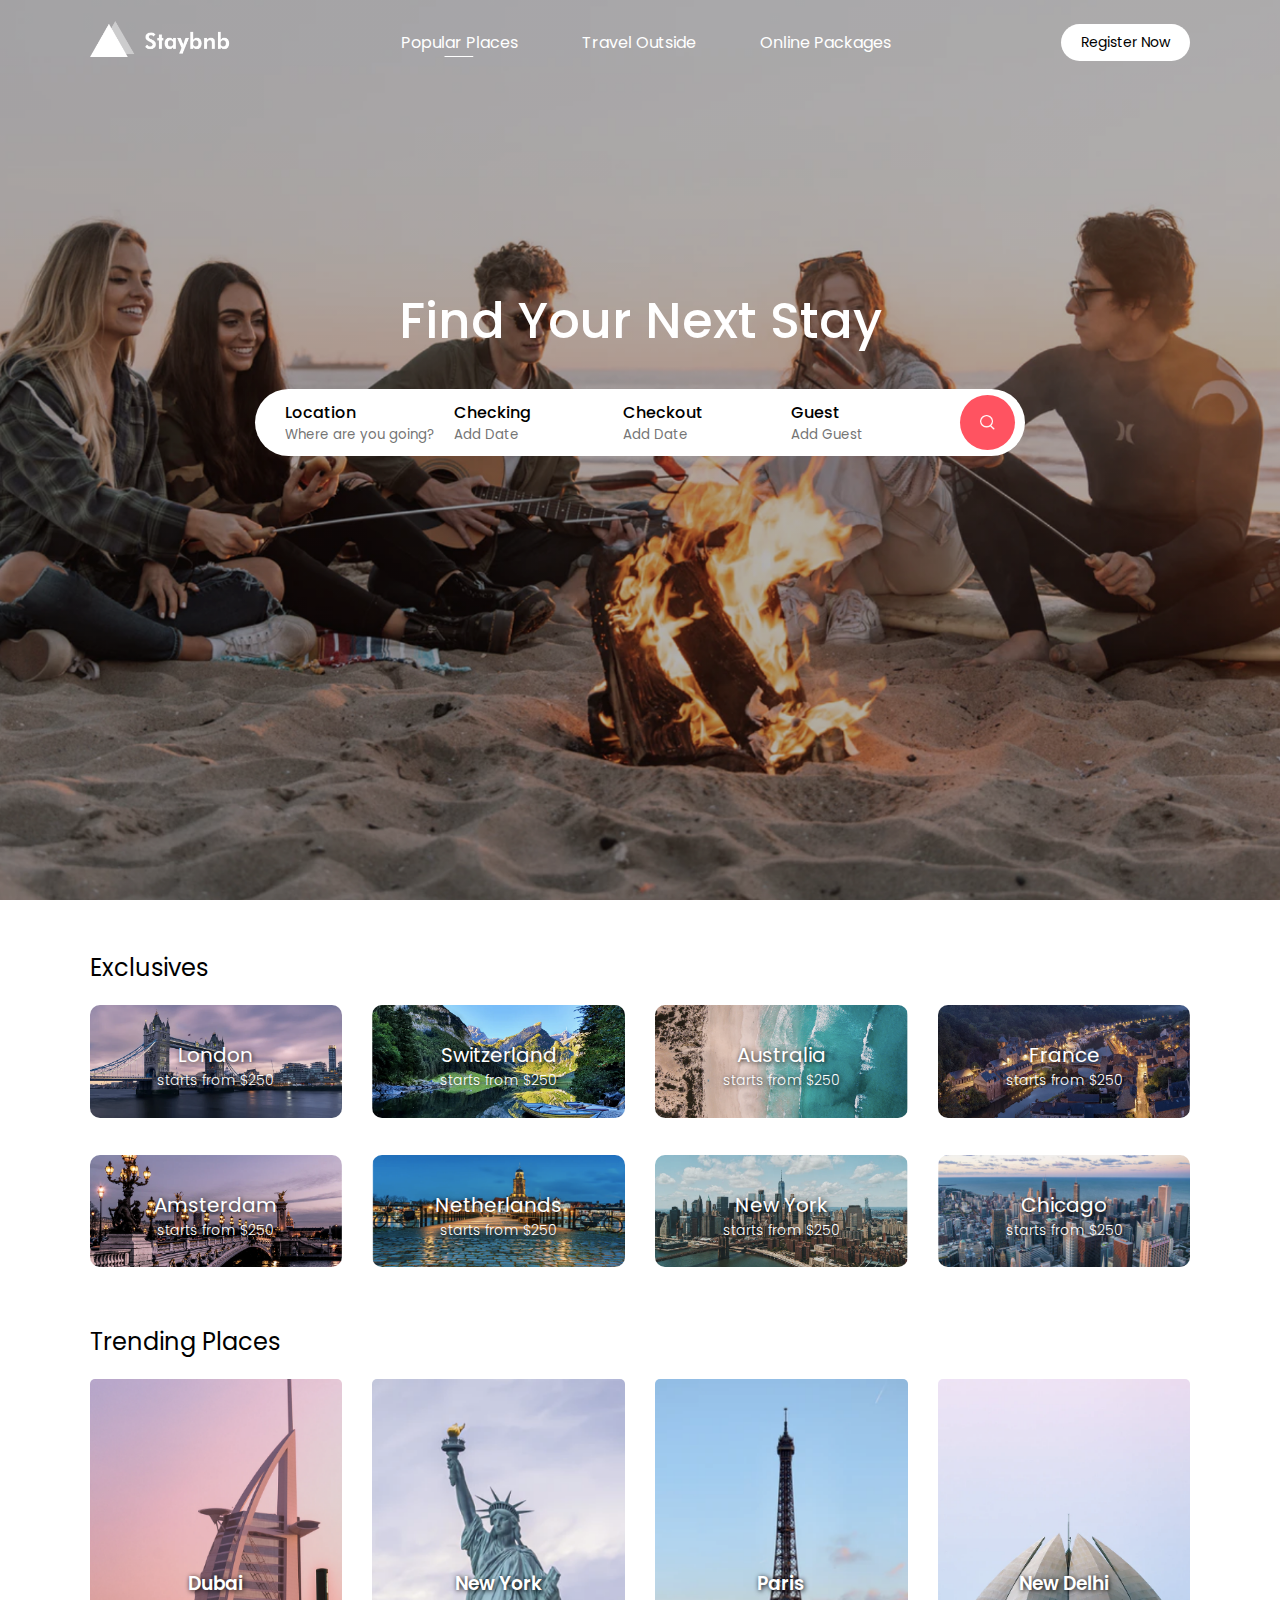
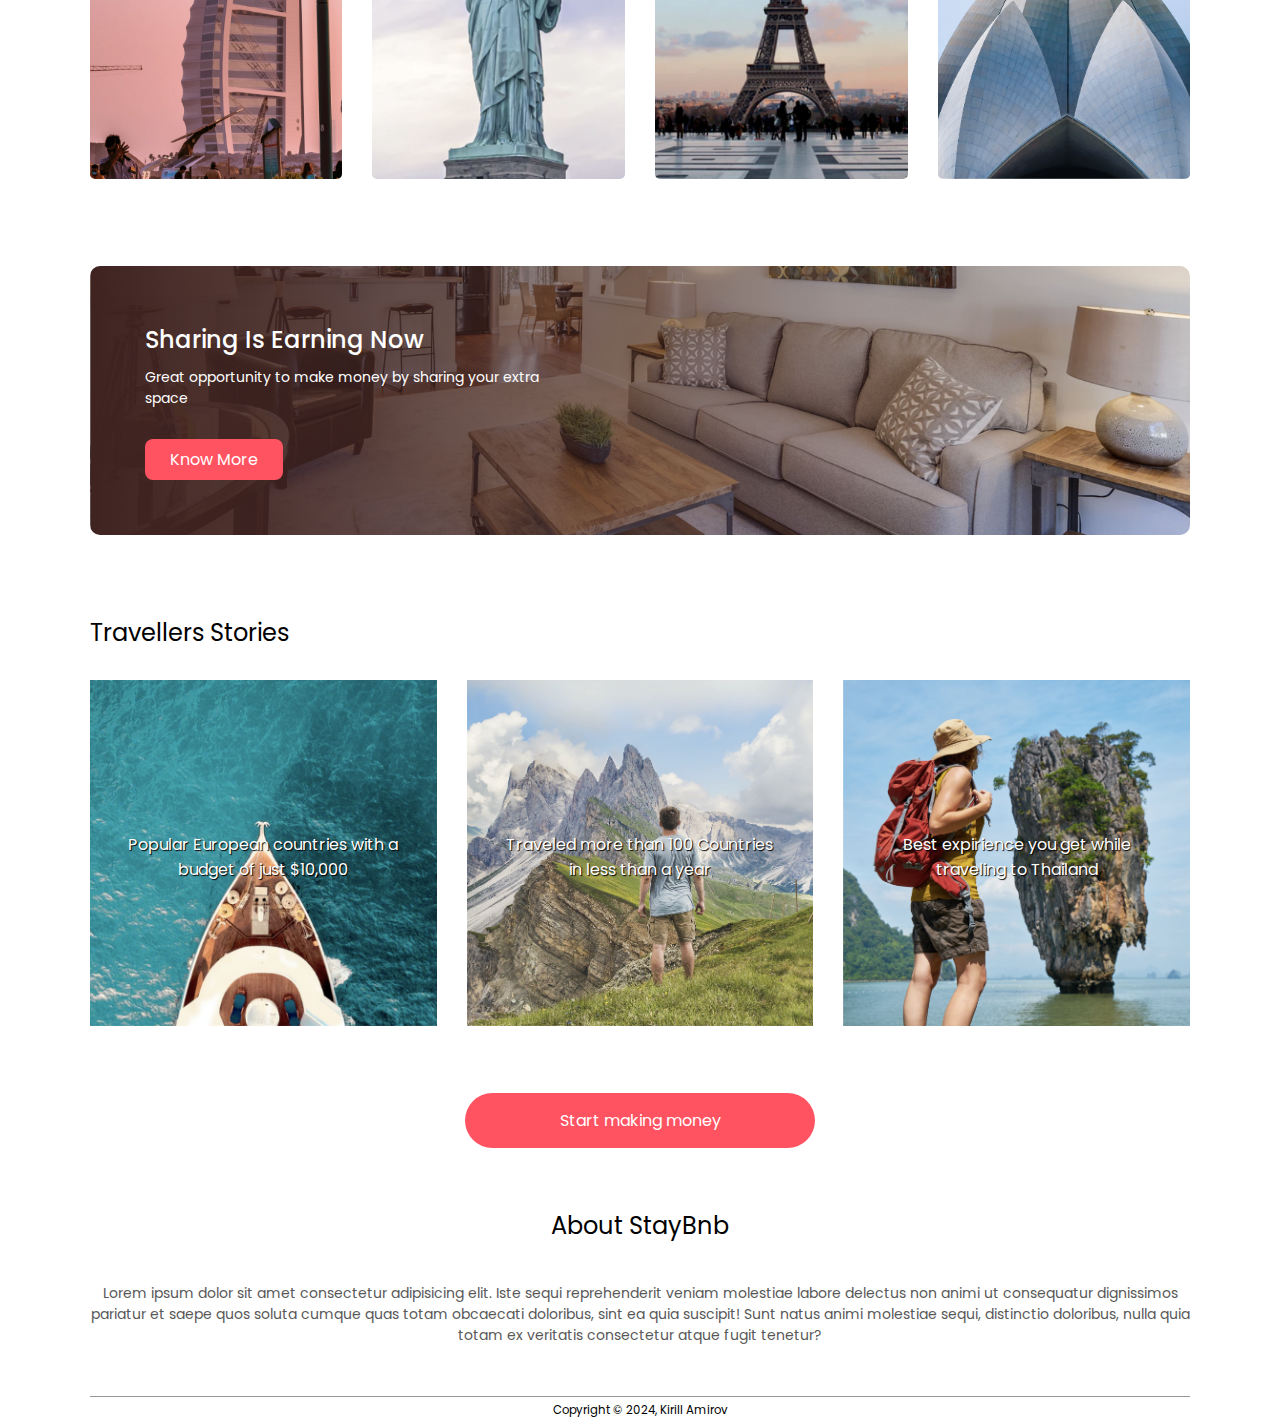
<file: index.html>
<!DOCTYPE html>
<html lang="en">
  <head>
    <meta charset="UTF-8" />
    <meta name="viewport" content="width=device-width, initial-scale=1.0" />
    <title>Staybnb - Kirill Amirov</title>
    <link rel="stylesheet" href="style.css" />
    <link rel="preconnect" href="https://fonts.googleapis.com" />
    <link rel="preconnect" href="https://fonts.gstatic.com" crossorigin />
    <link
      href="https://fonts.googleapis.com/css2?family=Poppins:ital,wght@0,100;0,200;0,300;0,400;0,500;0,600;0,700;0,800;0,900;1,100;1,200;1,300;1,400;1,500;1,600;1,700;1,800;1,900&display=swap"
      rel="stylesheet"
    />
    <link
      rel="stylesheet"
      href="https://cdnjs.cloudflare.com/ajax/libs/font-awesome/6.5.2/css/all.min.css"
      integrity="sha512-SnH5WK+bZxgPHs44uWIX+LLJAJ9/2PkPKZ5QiAj6Ta86w+fsb2TkcmfRyVX3pBnMFcV7oQPJkl9QevSCWr3W6A=="
      crossorigin="anonymous"
      referrerpolicy="no-referrer"
    />
  </head>
  <body>
    <div class="home">
      <header class="header travel-header main">
        <a href="index.html">
       <img src="logo.png" alt="" class="logo" />
     </a>
       <ul class="header__list travel-list">
         <li>
           <a href="index.html" class="header__list-link active travel-link"
             >Popular Places</a
           >
         </li>
         <li>
           <a href="travel.html" class="header__list-link">Travel Outside </a>
         </li>
 
         <li><a href="house.html" class="header__list-link">Online Packages </a></li>
       </ul>
       <a href="#" class="register-btn"> Register Now </a>
 
 
       <div class="dropdown-div main">
 
      
         <i class="fa-solid fa-bars dropdown main"></i>
     
       <ul class="dropdown-list main">
         <li>
           <a href="index.html"
             >Popular Places</a
           >
         </li>
         <li>
           <a href="travel.html" class="">Travel Outside </a>
         </li>
 
         <li><a href="house.html" >Online Packages </a></li>
       </ul>
       <a href="#" class="dropdown-btn main"> Register Now </a>
 
     
     </div>
     </header>


      <div class="container">
        <h1 class="container__title">Find Your Next Stay</h1>
        <div class="searchbox">
          <form action="">
            <div>
              <label for="">Location</label>
              <input type="text" placeholder="Where are you going?" />
            </div>
            <div>
              <label for="test">Checking</label>
              <input type="text" placeholder="Add Date" id="test" />
            </div>
            <div>
              <label for="">Checkout</label>
              <input type="text" placeholder="Add Date" />
            </div>
            <div>
              <label for="">Guest</label>
              <input type="text" placeholder="Add Guest" />
            </div>
            <button type="submit"><img src="search.png" alt="" /></button>
          </form>
        </div>
      </div>
    </div>

    <div class="container">
      <h2 class="second-header">Exclusives</h2>
      <div class="exclusives__container">
        <div>
          <img src="image-1.png" alt="" />
          <span
            ><h3>London</h3>
            <p>starts from $250</p></span
          >
        </div>
        <div>
          <img src="image-2.png" alt="" />
          <span
            ><h3>Switzerland</h3>
            <p>starts from $250</p></span
          >
        </div>
        <div>
          <img src="image-3.png" alt="" />
          <span
            ><h3>Australia</h3>
            <p>starts from $250</p></span
          >
        </div>
        <div>
          <img src="image-4.png" alt="" />
          <span
            ><h3>France</h3>
            <p>starts from $250</p></span
          >
        </div>
        <div>
          <img src="image-5.png" alt="" />
          <span
            ><h3>Amsterdam</h3>
            <p>starts from $250</p></span
          >
        </div>
        <div>
          <img src="image-6.png" alt="" />
          <span
            ><h3>Netherlands</h3>
            <p>starts from $250</p></span
          >
        </div>
        <div>
          <img src="image-7.png" alt="" />
          <span
            ><h3>New York</h3>
            <p>starts from $250</p></span
          >
        </div>
        <div>
          <img src="image-8.png" alt="" />
          <span
            ><h3>Chicago</h3>
            <p>starts from $250</p></span
          >
        </div>
      </div>

      <h2 class="second-header">Trending Places</h2>
      <div class="trending">
        <div>
          <img src="dubai.png" alt="" />
          <h3>Dubai</h3>
        </div>
        <div>
          <img src="new-york.png" alt="" />
          <h3>New York</h3>
        </div>
        <div>
          <img src="paris.png" alt="" />
          <h3>Paris</h3>
        </div>
        <div>
          <img src="new-delhi.png" alt="" />
          <h3>New Delhi</h3>
        </div>
      </div>

      <div class="cta">
        <h3>Sharing Is Earning Now</h3>
        <p>Great opportunity to make money by sharing your extra space</p>
        <a href="#" class="cta-btn">Know More</a>
      </div>

      <h2 class="sub-title">Travellers Stories</h2>
      <div class="stories">
        <div>
          <img src="story-1.png" alt="" />
          <p>Popular European countries with a budget of just $10,000</p>
        </div>
        <div>
          <img src="story-2.png" alt="" />
          <p>Traveled more than 100 Countries in less than a year </p>
        </div>
        <div>
          <img src="story-3.png" alt="" />
          <p>Best expirience you get while traveling to Thailand</p>
        </div>
      </div>

      <a href="#" class="start-btn">Start making money </a>

      <div class="about">
        <h3>About StayBnb</h3>
        <p>
          Lorem ipsum dolor sit amet consectetur adipisicing elit. Iste sequi
          reprehenderit veniam molestiae labore delectus non animi ut
          consequatur dignissimos pariatur et saepe quos soluta cumque quas
          totam obcaecati doloribus, sint ea quia suscipit! Sunt natus animi
          molestiae sequi, distinctio doloribus, nulla quia totam ex veritatis
          consectetur atque fugit tenetur?
        </p>
      </div>

      <div class="footer-icons">
        <a href="#"> <i class="fa-brands fa-facebook"></i></a>
        <a href="#"> <i class="fa-brands fa-twitter"></i></a>
        <a href="#"> <i class="fa-brands fa-instagram"></i></a>
        <a href="#"> <i class="fa-brands fa-youtube"></i></i></a>
       
      </div>
      <hr>
      <footer> <small>Copyright &copy; 2024, Kirill Amirov</small></footer>
    </div>
  </body>
</html>
</file>
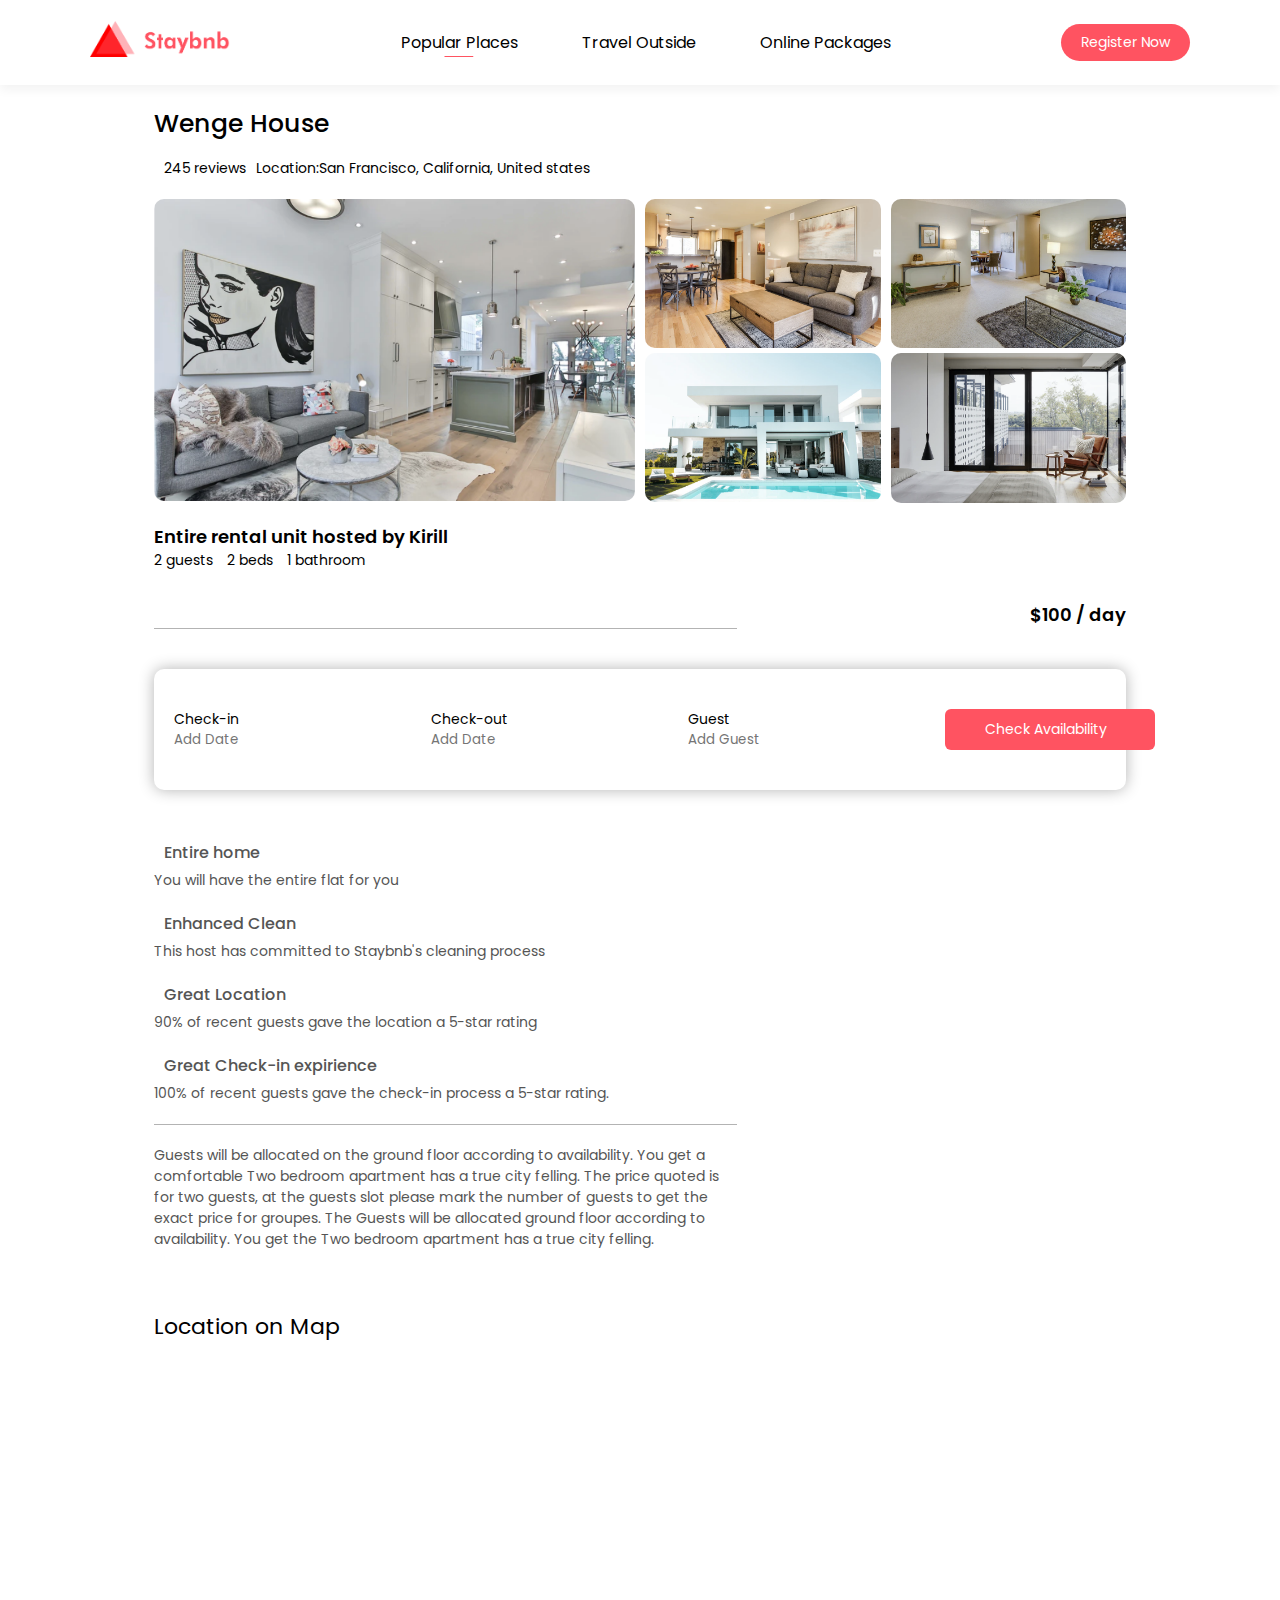
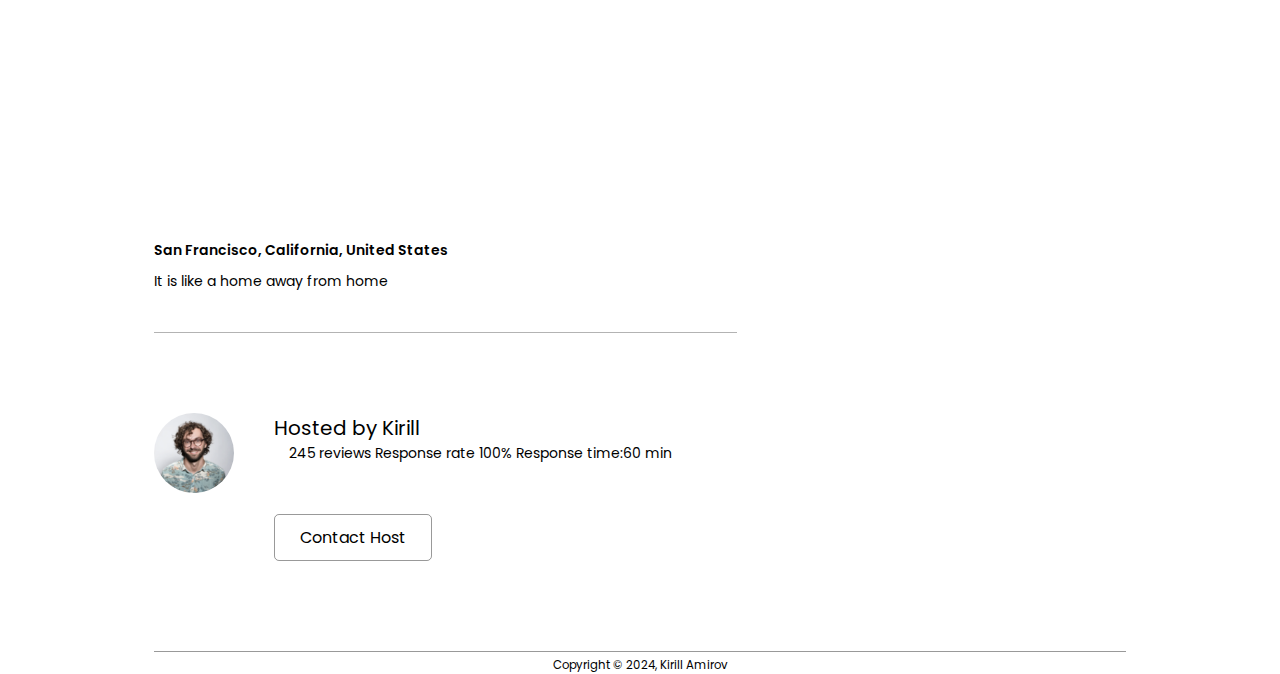
<file: house.html>
<!DOCTYPE html>
<html lang="en">
<head>
    <meta charset="UTF-8">
    <meta name="viewport" content="width=device-width, initial-scale=1.0">
    <link rel="stylesheet" href="style.css">
    <title>Document</title>
</head>
<body>

    <head>
        <meta charset="UTF-8" />
        <meta name="viewport" content="width=device-width, initial-scale=1.0" />
        <title>StayBnb - Kirill Amirov</title>
        <link rel="stylesheet" href="style.css" />
        <link rel="preconnect" href="https://fonts.googleapis.com" />
        <link rel="preconnect" href="https://fonts.gstatic.com" crossorigin />
        <link
          href="https://fonts.googleapis.com/css2?family=Poppins:ital,wght@0,100;0,200;0,300;0,400;0,500;0,600;0,700;0,800;0,900;1,100;1,200;1,300;1,400;1,500;1,600;1,700;1,800;1,900&display=swap"
          rel="stylesheet"
        />
        <link
          rel="stylesheet"
          href="https://cdnjs.cloudflare.com/ajax/libs/font-awesome/6.5.2/css/all.min.css"
          integrity="sha512-SnH5WK+bZxgPHs44uWIX+LLJAJ9/2PkPKZ5QiAj6Ta86w+fsb2TkcmfRyVX3pBnMFcV7oQPJkl9QevSCWr3W6A=="
          crossorigin="anonymous"
          referrerpolicy="no-referrer"
        />
      </head>
      <body>



        <header class="header travel-header">
           <a href="index.html">
          <img src="logo-red.png" alt="" class="logo" />
        </a>
          <ul class="header__list travel-list">
            <li>
              <a href="index.html" class="header__list-link active travel-link"
                >Popular Places</a
              >
            </li>
            <li>
              <a href="travel.html" class="header__list-link">Travel Outside </a>
            </li>
    
            <li><a href="house.html" class="header__list-link">Online Packages </a></li>
          </ul>
          <a href="#" class="register-btn"> Register Now </a>
    
    
          <div class="dropdown-div">
    
         
            <i class="fa-solid fa-bars dropdown"></i>
        
          <ul class="dropdown-list house">
            <li>
              <a href="index.html"
                >Popular Places</a
              >
            </li>
            <li>
              <a href="travel.html" class="">Travel Outside </a>
            </li>
    
            <li><a href="house.html" >Online Packages </a></li>
          </ul>
          <a href="#" class="dropdown-btn"> Register Now </a>
    
        
        </div>
        </header>




        <div class="container-house">





<h1>Wenge House</h1>

<div class="review">   
     <div class="review-stars">
    <i class="fa-solid fa-star"></i>
    <i class="fa-solid fa-star"></i>
    <i class="fa-solid fa-star"></i>
    <i class="fa-solid fa-star"></i>
    <i class="fa-solid fa-star-half-stroke"></i>
  </div>

  <p>245 reviews</p>
  <p class="second">Location:San Francisco, California, United states</p>





</div>

<div class="photos">

    <div class="img-container-1">
<img src="house-1.png" alt="">
    </div>
    <div class="img-container-2">
        <img src="house-2.png" alt="">
            </div>
            <div class="img-container-3">
                <img src="house-3.png" alt="">
                    </div>
                    <div class="img-container-4">
                        <img src="house-4.png" alt="">
                            </div>
                            <div class="img-container-5">
                                <img src="house-5.png" alt="">
                                    </div>



</div>






<div class="wenge-house-info">
  <p> Entire rental unit hosted by Kirill</p>
  <p> 2 guests   <span>2 beds </span>    <span>1 bathroom</span></p>
  <p class="wenge-house-info-price">$100 / day</p>
  <hr class="hr-house">

</div>

<div class="wenge-form">
<div>
  <label for="test">Check-in</label>
  <input type="text" placeholder="Add Date" id="test" />
</div>
<div>
  <label for="">Check-out</label>
  <input type="text" placeholder="Add Date" />
</div>
<div>
  <label for="">Guest</label>
  <input type="text" placeholder="Add Guest" />
</div>

<a href="#" class="wenge-form-btn">
  Check Availability
</a>

</div>



<ul class="wenge-list">
  <li> <i class="fa-solid fa-house"></i>Entire home
    <span>You will have the entire flat for you</span>
  </li>
  <li> <i class="fa-solid fa-paintbrush"></i>Enhanced Clean
    <span>This host has committed to Staybnb's cleaning process</span>
  </li>
  <li> <i class="fa-solid fa-location-dot"></i> Great Location
    <span>90% of recent guests gave the location a 5-star rating </span>
  </li>
  <li> <i class="fa-solid fa-heart"></i>Great Check-in expirience 
    <span>100% of recent guests gave the check-in process a 5-star rating.</span>
  </li>
 
</ul>


<hr class="hr-house">



<p class="allocation-text">
  Guests will be allocated on the ground floor according to availability. You get a 
  comfortable Two bedroom apartment has a true city felling. The price quoted is for 
  two guests, at the guests slot please mark the number of guests to get the exact price 
  for groupes. The Guests will be allocated ground floor according to availability. You get  
   the Two bedroom apartment has a true city felling.
</p>

<h2 class="map-text">
  Location on Map
</h2>
        
<div class="map">
<iframe src="https://www.google.com/maps/embed?pb=!1m18!1m12!1m3!1d100939.99641044832!2d-122.52000144494244!3d37.75780703784123!2m3!1f0!2f0!3f0!3m2!1i1024!2i768!4f13.1!3m3!1m2!1s0x80859a6d00690021%3A0x4a501367f076adff!2z0KHQsNC9LdCk0YDQsNC90YbQuNGB0LrQviwg0JrQsNC70LjRhNC-0YDQvdC40Y8sINCh0KjQkA!5e0!3m2!1sru!2sua!4v1718802770168!5m2!1sru!2sua" width="600" height="450" style="border:0;" allowfullscreen="" loading="lazy" referrerpolicy="no-referrer-when-downgrade"></iframe>

</div>


<div class="text-beneath-map">
<p>San Francisco, California, United States</p>
<p>It is like a home away from home</p>

<p></p>

</div>

<hr class="hr-house">


<div class="profile">

  <img src="host.png" alt="" >

  <div class="profile-info">

    
      <h4>Hosted by Kirill</h4>

      <div class="jbl">
      <i class="fa-solid fa-star"></i>
      <i class="fa-solid fa-star"></i>
      <i class="fa-solid fa-star"></i>
      <i class="fa-solid fa-star"></i>
      <i class="fa-solid fa-star-half-stroke"></i>
      <p> 245 reviews <span>Response rate 100%</span> <span>Response time:60 min</span></p>
    </div>

<a href="" class="jbl-btn">
  Contact Host
</a>

    </div>

  </div>


  <div class="footer-icons">
    <a href="#"> <i class="fa-brands fa-facebook"></i></a>
    <a href="#"> <i class="fa-brands fa-twitter"></i></a>
    <a href="#"> <i class="fa-brands fa-instagram"></i></a>
    <a href="#"> <i class="fa-brands fa-youtube"></i></i></a>
   
  </div>
  <hr >
  <footer> <small>Copyright &copy; 2024, Kirill Amirov</small></footer>


</div>


</body>
</html>
</file>
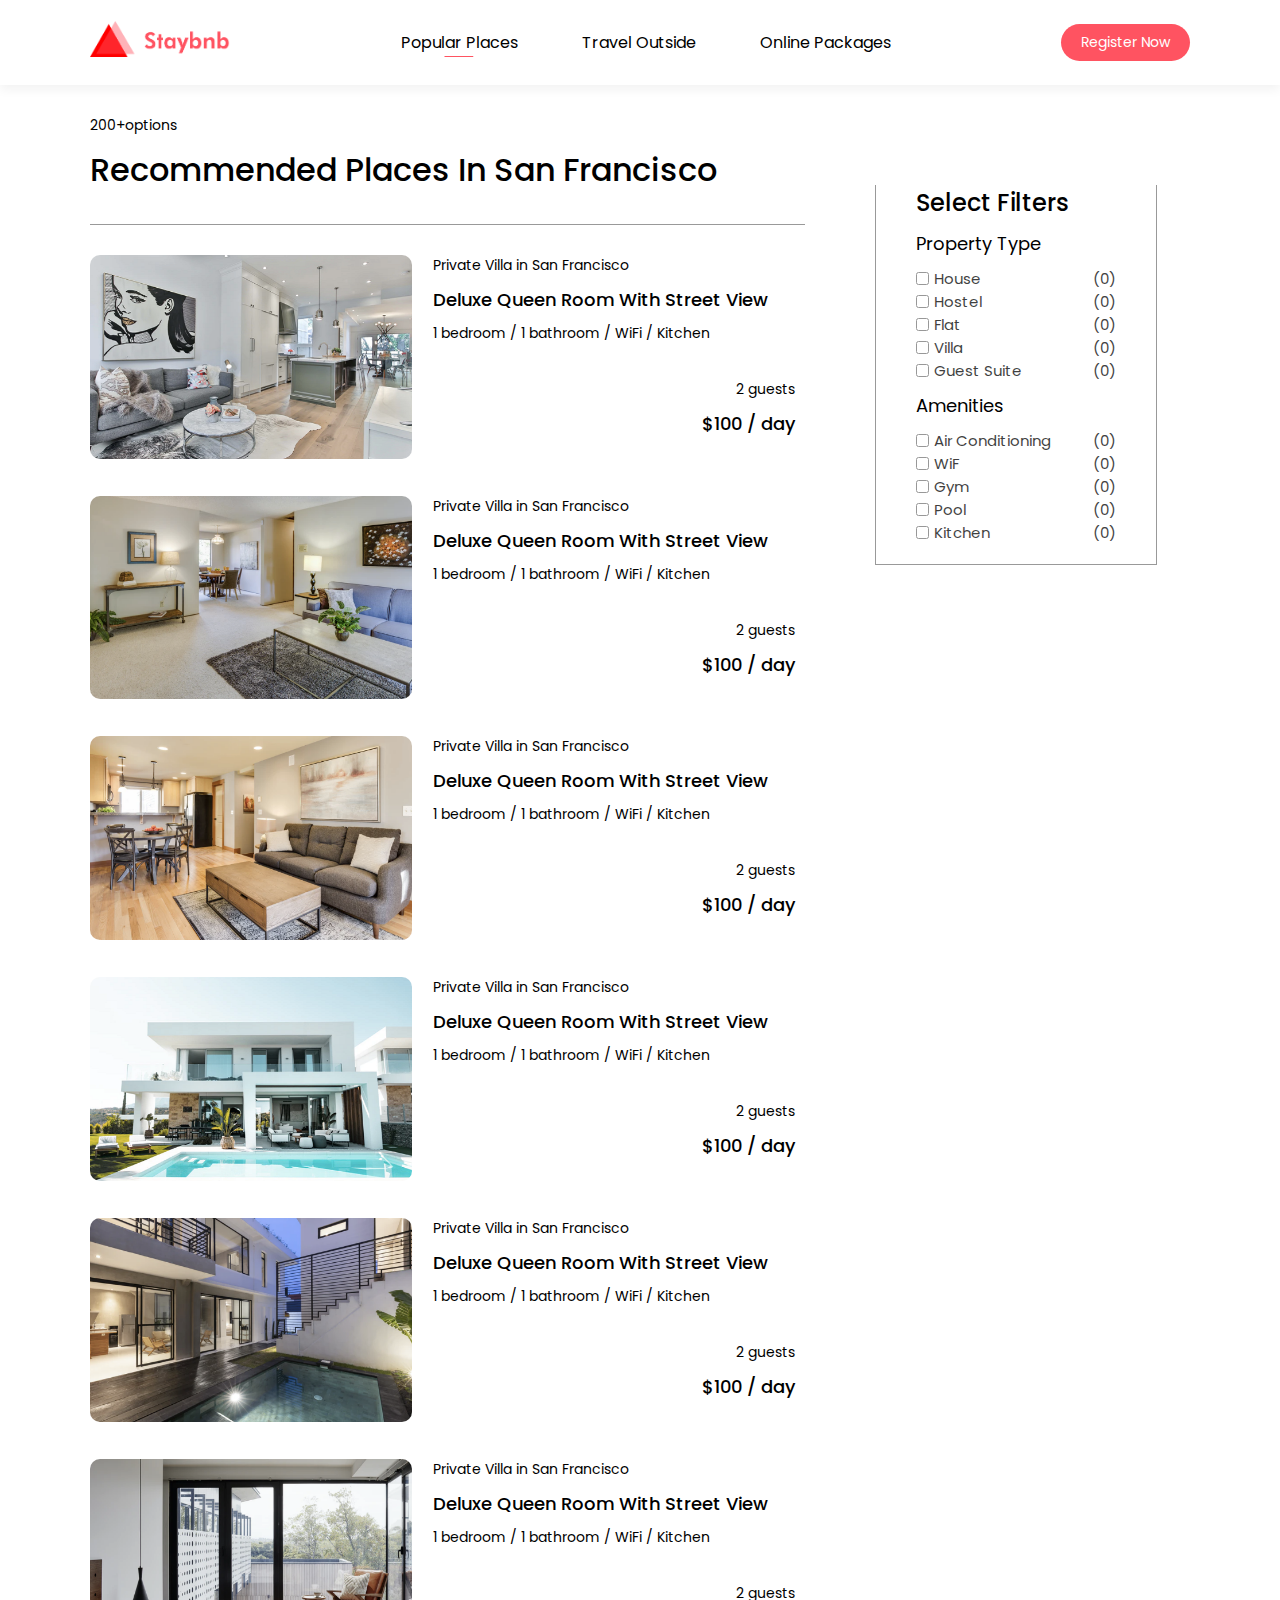
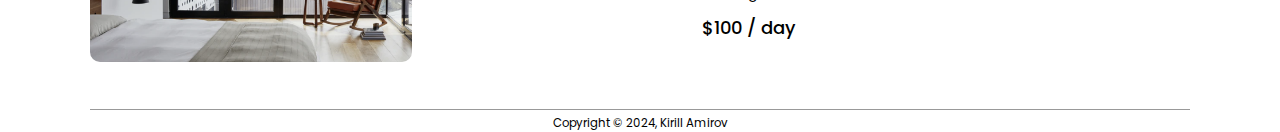
<file: travel.html>
<!DOCTYPE html>
<html lang="en">
  <head>
    <meta charset="UTF-8" />
    <meta name="viewport" content="width=device-width, initial-scale=1.0" />
    <title>StayBnb - Kirill Amirov</title>
    <link rel="stylesheet" href="style.css" />
    <link rel="preconnect" href="https://fonts.googleapis.com" />
    <link rel="preconnect" href="https://fonts.gstatic.com" crossorigin />
    <link
      href="https://fonts.googleapis.com/css2?family=Poppins:ital,wght@0,100;0,200;0,300;0,400;0,500;0,600;0,700;0,800;0,900;1,100;1,200;1,300;1,400;1,500;1,600;1,700;1,800;1,900&display=swap"
      rel="stylesheet"
    />
    <link
      rel="stylesheet"
      href="https://cdnjs.cloudflare.com/ajax/libs/font-awesome/6.5.2/css/all.min.css"
      integrity="sha512-SnH5WK+bZxgPHs44uWIX+LLJAJ9/2PkPKZ5QiAj6Ta86w+fsb2TkcmfRyVX3pBnMFcV7oQPJkl9QevSCWr3W6A=="
      crossorigin="anonymous"
      referrerpolicy="no-referrer"
    />
  </head>
  <body>
    <header class="header travel-header">
       <a href="index.html">
      <img src="logo-red.png" alt="" class="logo" />
    </a>
      <ul class="header__list travel-list">
        <li>
          <a href="index.html" class="header__list-link active travel-link"
            >Popular Places</a
          >
        </li>
        <li>
          <a href="travel.html" class="header__list-link">Travel Outside </a>
        </li>

        <li><a href="house.html" class="header__list-link">Online Packages </a></li>
      </ul>
      <a href="#" class="register-btn"> Register Now </a>


      <div class="dropdown-div">

     
        <i class="fa-solid fa-bars dropdown"></i>
    
      <ul class="dropdown-list special">
        <li>
          <a href="index.html"
            >Popular Places</a
          >
        </li>
        <li>
          <a href="travel.html" class="">Travel Outside </a>
        </li>

        <li><a href="house.html" >Online Packages </a></li>
      </ul>
      <a href="#" class="dropdown-btn"> Register Now </a>

    
    </div>
    </header>
    <div class="container">
      <div class="options__list">
        <div class="left-col">
          <p class="left-col__counter">200+options</p>
          <h1 class="left-col__header">Recommended Places In San Francisco</h1>
          <hr />

         

          <div class="item">
            <div class="item__img">
              <a href="house.html">

              <img src="image-s2.png" alt="" />
            </a>
            </div>
            <div class="item__info">
              <p>Private Villa in San Francisco</p>
              <h4>Deluxe Queen Room With Street View</h3>
              <p>1 bedroom / 1 bathroom / WiFi / Kitchen</p>
              <div class="stars">
                <i class="fa-solid fa-star"></i>
                <i class="fa-solid fa-star"></i>
                <i class="fa-solid fa-star"></i>
                <i class="fa-solid fa-star"></i>
                <i class="fa-solid fa-star-half-stroke"></i>
              </div>
              <div class="house-price">
                <p>2 guests</p>
                <h4>$100 / day</h4>
              </div>
            </div>
          </div>


          <div class="item">
            <div class="item__img">
                         <a href="house.html">
   <img src="image-s3.png" alt="" /> </a>
            </div>
            <div class="item__info">
              <p>Private Villa in San Francisco</p>
              <h4>Deluxe Queen Room With Street View</h3>
              <p>1 bedroom / 1 bathroom / WiFi / Kitchen</p>
              <div class="stars">
                <i class="fa-solid fa-star"></i>
                <i class="fa-solid fa-star"></i>
                <i class="fa-solid fa-star"></i>
                <i class="fa-solid fa-star"></i>
                <i class="fa-solid fa-star-half-stroke"></i>
              </div>
              <div class="house-price">
                <p>2 guests</p>
                <h4>$100 / day</h4>
              </div>
            </div>
          </div>

          <div class="item">
            <div class="item__img">
                          <a href="house.html">
  <img src="image-s4.png" alt="" /> </a>
            </div>
            <div class="item__info">
              <p>Private Villa in San Francisco</p>
              <h4>Deluxe Queen Room With Street View</h3>
              <p>1 bedroom / 1 bathroom / WiFi / Kitchen</p>
              <div class="stars">
                <i class="fa-solid fa-star"></i>
                <i class="fa-solid fa-star"></i>
                <i class="fa-solid fa-star"></i>
                <i class="fa-solid fa-star"></i>
                <i class="fa-solid fa-star-half-stroke"></i>
              </div>
              <div class="house-price">
                <p>2 guests</p>
                <h4>$100 / day</h4>
              </div>
            </div>
          </div>

          <div class="item">
            <div class="item__img">
                          <a href="house.html">
  <img src="image-s5.png" alt="" /> </a>
            </div>
            <div class="item__info">
              <p>Private Villa in San Francisco</p>
              <h4>Deluxe Queen Room With Street View</h3>
              <p>1 bedroom / 1 bathroom / WiFi / Kitchen</p>
              <div class="stars">
                <i class="fa-solid fa-star"></i>
                <i class="fa-solid fa-star"></i>
                <i class="fa-solid fa-star"></i>
                <i class="fa-solid fa-star"></i>
                <i class="fa-solid fa-star-half-stroke"></i>
              </div>
              <div class="house-price">
                <p>2 guests</p>
                <h4>$100 / day</h4>
              </div>
            </div>
          </div>
          <div class="item">
            <div class="item__img">
                        <a href="house.html">
    <img src="image-s6.png" alt="" /> </a>
            </div>
            <div class="item__info">
              <p>Private Villa in San Francisco</p>
              <h4>Deluxe Queen Room With Street View</h3>
              <p>1 bedroom / 1 bathroom / WiFi / Kitchen</p>
              <div class="stars">
                <i class="fa-solid fa-star"></i>
                <i class="fa-solid fa-star"></i>
                <i class="fa-solid fa-star"></i>
                <i class="fa-solid fa-star"></i>
                <i class="fa-solid fa-star-half-stroke"></i>
              </div>
              <div class="house-price">
                <p>2 guests</p>
                <h4>$100 / day</h4>
              </div>
            </div>
          </div>
          <div class="item">
            <div class="item__img">
                          <a href="house.html">
  <img src="image-s1.png" alt="" /> </a>
            </div>
            <div class="item__info">
              <p>Private Villa in San Francisco</p>
              <h4>Deluxe Queen Room With Street View</h3>
              <p>1 bedroom / 1 bathroom / WiFi / Kitchen</p>
              <div class="stars">
                <i class="fa-solid fa-star"></i>
                <i class="fa-solid fa-star"></i>
                <i class="fa-solid fa-star"></i>
                <i class="fa-solid fa-star"></i>
                <i class="fa-solid fa-star-half-stroke"></i>
              </div>
              <div class="house-price">
                <p>2 guests</p>
                <h4>$100 / day</h4>
              </div>
            </div>
          </div>
        </div>
        

        <div class="right-col">

          <div class="filter">
            <h4>Select Filters</h4>
<p> Property Type</p>
<ul class="property-list">
  <li> <input type="checkbox">House<span>(0)</span></li>
  <li> <input type="checkbox">Hostel<span>(0)</span></li>
  <li> <input type="checkbox">Flat<span>(0)</span></li>
  <li> <input type="checkbox">Villa<span>(0)</span></li>
  <li> <input type="checkbox">Guest Suite<span>(0)</span></li>
</ul>
          
 <p>Amenities </p>

 <ul class="amenities-list">
  <li> <input type="checkbox">Air Conditioning   <span>(0)</span></li>
  <li> <input type="checkbox">WiF<span>(0)</span></li>
  <li> <input type="checkbox">Gym<span>(0)</span></li>
  <li> <input type="checkbox">Pool<span>(0)</span></li>
  <li> <input type="checkbox">Kitchen<span>(0)</span></li>
</ul>
        
          </div>
        </div>
      </div>
      <div class="footer-icons travel-footer">
        <a href="#"> <i class="fa-brands fa-facebook"></i></a>
        <a href="#"> <i class="fa-brands fa-twitter"></i></a>
        <a href="#"> <i class="fa-brands fa-instagram"></i></a>
        <a href="#"> <i class="fa-brands fa-youtube"></i></i></a>
       
      </div>
      <hr>
      <footer> <small>Copyright &copy; 2024, Kirill Amirov</small></footer>
    </div>
  </body>
</html>
</file>
<file: style.css>
* {
  margin: 0;
  padding: 0;
  box-sizing: border-box;
  font-family: "poppins", sans-serif;
}
a {
  text-decoration: none;
}

ul {
  list-style: none;
}
.home {
  min-height: 100vh;
  width: 100%;

  background-image: linear-gradient(rgba(0, 0, 0, 0.3), rgba(0, 0, 0, 0.3)),
    url(banner.png);
  background-position: center;
  background-size: cover;
}

.header {
  display: flex;
  justify-content: space-between;
  align-items: center;
  padding: 20px 7%;
}

/* ---- BS -----  */

.header.travel-header.main {
  background-color: transparent;
  border: none;
  box-shadow: none;
}
.header.travel-header.main .register-btn {
  background-color: white;
  color: black;
}
.header.travel-header.main .header__list-link {
  color: #fff;
}

.header.travel-header.main .travel-list .active:before {
  background-color: #ffffff;
}

.logo {
  width: 140px;
  cursor: pointer;
  object-fit: contain;
}
/* 
.header__list {
  display: flex;
  list-style: none;
  gap: 10px;
} */

.header__list li {
  list-style: none;
  display: inline-block;
  margin: 10px 30px;
}

.header__list-link {
  text-decoration: none;
  color: #fff;
  transition: all 0.4s;
}

.header__list-link:hover {
  color: #f8f8f8;
}

.register-btn {
  background-color: #fff;
  color: #000;
  padding: 8px 20px;
  border-radius: 20px;
  text-decoration: none;
  font-size: 14px;
  transition: all 0.4s;
}
.register-btn:hover {
  background-color: #f8f8f8;
}
.container {
  padding: 0 7%;
}

.container__title {
  font-size: 50px;
  font-weight: 500;
  color: #fff;
  text-align: center;

  padding-top: 18%;
}

.searchbox {
  background-color: #fff;
  width: 70%;
  margin: 30px auto;
  padding: 6px 10px 6px 30px;
  border-radius: 50px;
}

.searchbox form {
  display: flex;
  align-items: center;
  flex-wrap: wrap;
  justify-content: space-between;
}

.searchbox form input {
  display: block;
  border: 0;
  outline: none;
  background: transparent;
  width: 160px;
}

.searchbox form button {
  background-color: #ff5361;
  width: 55px;
  height: 55px;
  border-radius: 50%;
  border: none;
  cursor: pointer;
  outline: none;
  display: flex;
  justify-content: center;
  align-items: center;
}

.searchbox form button img {
  width: 15px;
}

.searchbox form label {
  font-weight: 500;
}

.second-header {
  margin: 50px 0 20px;
  font-size: 24px;
  font-weight: 400;
  color: ;
}

.exclusives__container {
  display: grid;
  grid-template-columns: repeat(auto-fit, minmax(200px, 1fr));
  grid-gap: 30px;
}
.exclusives__container div:hover {
  transform: translateY(-8px);
}

.exclusives__container div img {
  width: 100%;
  border-radius: 10px;
}

.exclusives__container div {
  position: relative;
  transition: all 0.4s;
  cursor: pointer;
}
.exclusives__container div h3 {
  font-size: 20px;
  font-weight: 400;
}
.exclusives__container div span {
  position: absolute;
  top: 50%;
  left: 50%;
  transform: translate(-50%, -50%);
  text-align: center;
  color: #fff;
  text-shadow: 1px 1px 5px black;
  font-size: 14px;
  font-weight: 300;
}

.trending {
  display: grid;
  grid-template-columns: repeat(auto-fit, minmax(200px, 1fr));
  grid-gap: 30px;
  margin-bottom: 30px;
}

.trending div img {
  width: 100%;
  height: 400px;
  border-radius: 5px;
  object-fit: cover;
}

.trending div {
  position: relative;
  cursor: pointer;
  transition: all 0.3s;
}
.trending div:hover {
  transform: translateY(-10px);
}

.trending div h3 {
  position: absolute;
  left: 50%;
  top: 50%;
  transform: translate(-50%, -50%);
  font-weight: 600;
  color: #fff;
  text-shadow: 1px 1px 5px black;
}

/* call to action  */
.cta {
  margin: 80px 0px;
  background-image: linear-gradient(to right, #3f2321, transparent),
    url(banner-2.png);
  background-size: cover;
  background-position: center;
  border-radius: 10px;
  padding: 5%;
  color: #fff;
  transition: all 0.5s;
}
.cta:hover {
  scale: 1.02;
}

.cta h3 {
  font-size: 24px;

  font-weight: 500;
}

.cta p {
  font-size: 14px;
  margin: 10px 0;
  max-width: 400px;
}

.cta-btn {
  background-color: #ff5361;
  color: #fff;
  text-decoration: none;
  padding: 8px 25px;
  border-radius: 8px;
  margin-top: 20px;
  font-size: 16px;

  display: inline-block;
}

/* ---travellers stories */
.sub-title {
  font-weight: 400;
  font-size: 24px;
}
.stories {
  display: grid;
  grid-template-columns: repeat(auto-fit, minmax(200px, 1fr));
  gap: 30px;
  margin: 30px 0px;
}
.stories div img {
  width: 100%;
  object-fit: cover;
}
.stories div {
  position: relative;
  transition: all 0.4s;
  text-align: center;
  overflow: hidden;
}
.stories div::before {
  content: "";
  top: -100%;
  width: 100%;
  height: 98%;
  background-color: rgba(0, 0, 0, 0.4);
  position: absolute;

  left: 0;
  /* top: -8px; */
  transition: top 0.4s;
}
.stories div:hover:before {
  top: 0;
}

/* .stories div:hover {
  transform: scale(1.03);
} */
.stories div p {
  position: absolute;
  left: 50%;
  top: 50%;
  transform: translate(-50%, -50%);

  color: #fff;

  width: 80%;
  font-size: 16px;
  text-shadow: 1px 1px 1px black;
}

.start-btn {
  text-decoration: none;
  background-color: #ff5361;
  color: #fff;

  display: block;
  max-width: 350px;
  text-align: center;
  margin: 60px auto;
  padding: 15px;
  border-radius: 30px;
  font-size: 16px;
}

.about h3 {
  text-align: center;
  font-size: 24px;

  font-weight: 400;
}

.about p {
  font-size: 14px;
  text-align: center;
  padding: 40px 0px;
  color: rgb(88, 88, 88);
}

.footer-icons {
  display: flex;
  gap: 10px;
  justify-content: center;
  padding-bottom: 10px;
}
.footer-icons a {
  color: #000;
  font-size: 20px;
  opacity: 0.7;
}
hr {
  height: 1px;
  background: #999;
  width: 100%;
  border: 0;
}
footer {
  display: flex;
  justify-content: center;
  font-size: 14px;
  padding-top: 5px;
}

.active {
  position: relative;
}
.active:before {
  content: "";
  background-color: #fff;
  width: 25%;
  height: 1px;
  position: absolute;
  left: 50%;
  transform: translateX(-50%);
  bottom: -3px;
  border-radius: 2px;
}

@media (max-width: 962px) {
  .dropdown-list.main {
    display: none;
    position: absolute;
    right: 0;
    top: 38px;
    background-color: transparent;
  }
  .dropdown-list li {
    padding: 5px 5px;
    text-align: center;
  }

  .header.travel-header.main .dropdown-list.main li a {
    color: rgb(255, 255, 255);
    font-size: 14px;
  }
  .dropdown-list.main li:nth-child(2) a {
    border: none;
    font-weight: initial;
  }
  .dropdown-list li:nth-child(2) a {
    border-bottom: 1px solid rgba(255, 83, 97, 0.3);
  }

  .dropdown-div:hover .dropdown-list {
    display: block;
  }

  .dropdown-div:hover .dropdown-btn {
    display: inline-block;
  }
  .dropdown-list.main li:hover {
    background-color: transparent;
  }
  .dropdown-btn.main {
    background-color: #ffffff;
    color: #000;
    text-decoration: none;
    padding: 5px 10px;
    border-radius: 8px;
    margin-top: 20px;

    font-size: 12px;
    display: none;
    position: absolute;
    right: 12px;
    top: 122px;
    transition: all 0.4s;
  }
  .dropdown.main {
    color: #fff;
  }
  .dropdown.main:hover {
    color: #ffffff;
    rotate: 90deg;
  }

  .container__title {
    font-size: 35px;
    font-weight: 500;
    color: #fff;
    text-align: center;

    padding-top: 22%;
  }

  .searchbox {
    background-color: #fff;
    width: 70%;
    margin: 30px auto;
    padding: 6px 10px 6px 10px;
    border-radius: 50px;
  }

  .searchbox form {
    display: block;
    text-align: center;

    justify-content: space-between;
  }

  .searchbox form input {
    display: block;
    border: 0;
    outline: none;
    background: transparent;
    width: 160px;
    margin: auto;
    text-align: center;
  }

  .searchbox form button {
    background-color: #ff5361;
    width: 55px;
    height: 55px;
    border-radius: 50%;
    border: none;
    cursor: pointer;
    outline: none;
    display: flex;
    justify-content: center;
    align-items: center;
    margin: auto;
  }

  .searchbox form button img {
    width: 15px;
  }

  .searchbox form label {
    font-weight: 500;
  }
}

@media (max-width: 600px) {
  .container__title {
    font-size: 35px;
    font-weight: 500;
    color: #fff;
    text-align: center;

    padding-top: 40%;
  }
  .cta {
    height: 250px;
    display: flex;
    flex-direction: column;
    justify-content: center;
  }
  .cta h3 {
    font-size: 18px;
    font-weight: 400;
  }
  .cta p {
    font-size: 12px;
  }
  .cta-btn {
    padding: 5px 20px;
    font-size: 12px;
    width: fit-content;
  }
  .second-header {
    font-size: 21px;
  }
  .sub-title {
    font-size: 21px;
  }
  .start-btn {
    font-size: 14px;
  }
  .about h3 {
    font-size: 21px;
  }
  .about p {
    font-size: 12px;
  }
  .exclusives__container div h3 {
    font-size: 18px;
    font-weight: 400;
  }
  .exclusives__container div span {
    position: absolute;
    top: 50%;
    left: 50%;
    transform: translate(-50%, -50%);
    text-align: center;
    color: #fff;
    text-shadow: 1px 1px 5px black;
    font-size: 16px;
    font-weight: 300;
  }
}

@media (max-width: 450px) {
  .searchbox {
    border-radius: 20px;
  }
  .searchbox form button {
    width: 45px;
    height: 45px;
  }
}

/* ---- BS -----  */

/* -------------------- TRAVEL PAGE --------------------  */

.footer-icons.travel-footer {
  margin-top: 30px;
}
.travel-header {
  background-color: #fff;
  box-shadow: 0 5px 10px rgba(0, 0, 0, 0.05);
}

.travel-list li a {
  color: black;
}

.travel-list .header__list-link:hover {
  color: #000000;
}
.travel-list .active:before {
  background-color: #ff5361;
}

.register-btn {
  background-color: #fff;
  color: #000;
  padding: 8px 20px;
  border-radius: 20px;
  text-decoration: none;
  font-size: 14px;
  transition: all 0.4s;
}
.register-btn:hover {
  background-color: initial;
}

.travel-header .register-btn {
  background-color: #ff5361;
  color: #fff;
}

.options__list {
  display: flex;
  flex-wrap: wrap;
}

.left-col {
  flex-basis: 65%;
  display: flex;
  flex-direction: column;
  row-gap: 30px;
}

.left-col__counter {
  margin-top: 30px;
  font-size: 14px;
}
.left-col__header {
  font-size: 2.5vw;
  font-weight: 500;
  margin-top: -20px;
}
.left-col hr {
  margin-top: 0px;
}

.item {
  display: flex;
  justify-content: space-between;
  flex-wrap: wrap;
  cursor: pointer;
  transition: all 0.2s;
  /* border-radius: 10px; */
}

.item:hover {
  background-color: #f7f9fb;
}

.item__img {
  flex: 0 1 45%;
}
.item__img img {
  width: 100%;
  border-radius: 10px;
}
.item__info {
  flex: 0 1 52%;
}

.item__info p {
  font-size: 14px;
}

.item__info h4 {
  font-size: 18px;
  font-weight: 500;
  color: rgb(0, 0, 0);

  padding: 10px 0px;
}

.right-col {
  flex-basis: 32%;
}

.stars {
  display: flex;
  color: #ff5361;
  gap: 4px;
  padding-top: 5px;
}

.house-price {
  display: flex;
  flex-direction: column;
  width: 100%;
  text-align: end;
  padding-top: 30px;
  padding-right: 10px;
}

.filter {
  margin-top: 100px;
  margin-left: 70px;
  border-width: 0px 1px 1px 1px;
  border-color: rgba(128, 128, 128, 0.8);
  border-style: solid;
  padding: 0px 40px 20px 40px;
}

.filter h4 {
  font-size: 24px;
  font-weight: 450;
}

.filter p {
  font-size: 18px;
  font-weight: 400;
  padding: 10px 0px;
}

.filter li {
  display: flex;
  font-size: 15px;
  opacity: 0.75;
}
.filter ul li input {
  margin-right: 5px;
}
.filter ul li span {
  margin-left: auto;
}

/* DROPDOWN MENU  */
.dropdown-div {
  display: none;
}
.dropdown {
  font-size: 20px;
  cursor: pointer;
  transition: all 0.2s;
}

.dropdorwn-btn {
  display: none;
}

@media (max-width: 962px) {
  .left-col,
  .right-col,
  .item__img {
    flex-basis: 100%;
  }
  .item {
    justify-content: center;
  }
  .stars {
    display: flex;
    justify-content: center;
  }
  .house-price {
    display: flex;
    align-items: center;
  }
  .item__info {
    text-align: center;
  }
  .left-col {
    padding: 0px 100px;
  }

  .house-price {
    text-align: initial;
  }
  .left-col__header {
    font-size: 22px;
    width: 250px;
  }
  .left-col {
  }

  .header__list.travel-list {
  }
  .header.travel-header {
    padding: 0 5%;
  }
  .dropdown-div {
    display: initial;
    padding-right: 0px;
  }
  .travel-header .register-btn {
    display: none;
  }
  .travel-header {
    position: relative;
    height: 50px;
  }
  .header__list.travel-list {
    display: none;
  }

  .dropdown-list {
    display: none;
    position: absolute;
    right: 0;
    top: 38px;
    background-color: #fcfeff;
  }
  .dropdown-list li {
    padding: 5px 5px;
    text-align: center;
  }

  .dropdown-list li a {
    color: black;
    font-size: 14px;
  }
  .dropdown-list li:nth-child(2) a {
    color: rgb(255, 83, 97);
    font-weight: 500;
  }
  .dropdown-list li:nth-child(2) a {
    border-bottom: 1px solid rgba(255, 83, 97, 0.3);
  }

  .dropdown-div:hover .dropdown-list {
    display: block;
  }

  .dropdown-div:hover .dropdown-btn {
    display: inline-block;
  }
  .dropdown-list li:hover {
    background-color: #f5f8f9;
  }
  .dropdown-btn {
    background-color: #ff5361;
    color: #fff;
    text-decoration: none;
    padding: 5px 10px;
    border-radius: 8px;
    margin-top: 20px;

    font-size: 12px;
    display: none;
    position: absolute;
    right: 12px;
    top: 122px;
    transition: all 0.4s;
  }
  .dropdown:hover {
    color: #ff5361;
    rotate: 90deg;
  }
  .filter {
    margin-left: 0px;
    margin-bottom: 20px;
  }
}

@media (max-width: 600px) {
  .item__img img {
    border-radius: 0;
  }
  .header.travel-header {
    padding: 0 5%;
  }
  .dropdown-div {
    display: initial;
    padding-right: 0px;
  }
  .travel-header .register-btn {
    display: none;
  }
  .travel-header {
    position: relative;
    height: 50px;
  }
  .header__list.travel-list {
    display: none;
  }

  .dropdown-list {
    display: none;
    position: absolute;
    right: 0;
    top: 55px;
    background-color: #fcfeff;
  }
  .dropdown-list li {
    padding: 5px 5px;
    text-align: center;
  }

  .dropdown-list li a {
    color: black;
    font-size: 14px;
  }
  .dropdown-list li:nth-child(2) a {
    color: rgb(255, 83, 97);
    font-weight: 500;
  }
  .dropdown-list li:nth-child(2) a {
    border-bottom: 1px solid rgba(255, 83, 97, 0.3);
  }

  .dropdown-div:hover .dropdown-list {
    display: block;
  }

  .dropdown-div:hover .dropdown-btn {
    display: inline-block;
  }
  .dropdown-list li:hover {
    background-color: #f5f8f9;
  }
  .dropdown-btn {
    background-color: #ff5361;
    color: #fff;
    text-decoration: none;
    padding: 5px 10px;
    border-radius: 8px;
    margin-top: 20px;

    font-size: 12px;
    display: none;
    position: absolute;
    right: 12px;
    top: 140px;
    transition: all 0.4s;
  }

  .left-col {
    padding: 0px 40px;
  }
  .filter {
    margin-left: 0px;
    margin-bottom: 20px;
    margin-top: 40px;
  }

  .item__info p {
    font-size: 12px;
  }
  .item__info h4 {
    font-size: 14px;
  }
  .filter h4 {
    font-size: 16px;
  }
  .filter p {
    font-size: 14px;
  }
  .filter li {
    font-size: 12px;
  }
}

@media (max-width: 450px) {
  .left-col {
    padding: 0px 10px;
  }
  .left-col__header {
    font-size: 20px;
  }
}

/* ------ HOUSE ------------  */

.container-house {
  padding: 0px 12%;
  padding-top: 20px;
}

.dropdown-list.house li:nth-child(2) a {
  color: initial;
  border: none;
  font-weight: initial;
}
.dropdown-list.house li:nth-child(3) a {
  color: initial;

  font-weight: 500;
  position: relative;
}
.dropdown-list.house li:nth-child(3) a::after {
  content: "";
  position: absolute;

  width: 45px;
  height: 2px;
  background-color: #ff5361;
  bottom: -1px;
  left: 50%;
  transform: translateX(-50%);
}

.dropdown-list.special li:nth-child(2) a {
  color: initial;
  border: none;
  font-weight: initial;
}
.dropdown-list.special li:nth-child(2) a {
  color: initial;

  font-weight: 500;
  position: relative;
}
.dropdown-list.special li:nth-child(2) a::after {
  content: "";
  position: absolute;

  width: 45px;
  height: 2px;
  background-color: #ff5361;
  bottom: -5px;
  left: 50%;
  transform: translateX(-50%);
}

h1 {
  font-size: 25px;
  font-weight: 500;
}
.review {
  display: flex;
  gap: 10px;
  font-size: 14px;
  align-items: center;
  padding-top: 15px;
}

.review-stars {
  color: #ff5361;
}

.photos {
  display: grid;

  grid-template-areas: "first first second third" "first first fourth fifth ";
  column-gap: 10px;
  row-gap: 5px;
  margin: 20px 0px;
}

.img-container-1 {
  grid-area: first;
}

.img-container-2 {
  grid-area: second;
}

.img-container-3 {
  grid-area: third;
}

.img-container-4 {
  grid-area: fourth;
}

.img-container-5 {
  grid-area: fifth;
}

.photos img {
  width: 100%;
  border-radius: 10px;
  display: block;
  cursor: pointer;
  transition: all 0.5s;
}

.photos img:hover {
  transform: translateY(-2px);
}

.wenge-house-info {
}

.wenge-house-info p:nth-child(1) {
  font-size: 18px;
  font-weight: 600;
}

.wenge-house-info p:nth-child(2) {
  font-size: 14px;
}

.wenge-house-info p:nth-child(2) span {
  padding-left: 10px;
}

.wenge-house-info p:nth-child(3) {
  text-align: right;
  padding-top: 30px;
  font-weight: 600;
  font-size: 18px;
}

.hr-house {
  width: 60%;
  background-color: rgba(128, 128, 128, 0.6);
  border: none;
  height: 1px;
}

.wenge-form {
  display: flex;
  width: 100%;

  align-items: center;
  padding: 40px 20px;
  justify-content: space-between;
  box-shadow: 0 0 15px rgba(0, 0, 0, 0.3);
  margin-top: 40px;
  margin-bottom: 50px;
  border-radius: 10px;
}

.wenge-form div {
  display: flex;
  flex-direction: column;
  font-size: 14px;
}

.wenge-form div input {
  border: none;
  outline: none;
}

.wenge-form-btn {
  background-color: #ff5361;
  color: #fff;
  padding: 10px 40px;
  font-size: 14px;
  border-radius: 6px;
  display: inline-block;
  min-width: 210px;
}

.wenge-list {
  color: #555;
  font-size: 16px;
  font-weight: 500;
}

.wenge-list span {
  display: block;
  font-size: 14px;
  font-weight: 400;
  margin-bottom: 20px;
  margin-top: 5px;
}

.wenge-list i {
  padding-right: 10px;
}

.allocation-text {
  font-size: 14px;
  color: #555;
  padding: 20px 0px;
  max-width: 60%;
}

.map-text {
  font-size: 22px;
  font-weight: 400;
  margin-top: 40px;
}

.map {
  margin: 20px 0px;
}

.map iframe {
  width: 100%;
}

.text-beneath-map p:nth-child(1) {
  font-weight: 600;
  font-size: 14px;
}

.text-beneath-map p:nth-child(2) {
  font-size: 14px;
  font-weight: 400;
  padding-top: 10px;
}
.text-beneath-map {
  padding-bottom: 40px;
}
.profile {
  display: flex;

  width: 65%;
  padding: 80px 0px;
}
.profile-info {
  padding-left: 40px;
}

.profile img {
  border-radius: 50%;
  width: 80px;
  height: 80px;
  object-fit: cover;
}
.jbl {
  display: flex;
  font-size: 14px;
  align-items: center;
}
.jbl i {
  color: #ff5361;
}
.jbl i:nth-child(5) {
  padding-right: 15px;
}
.profile-info h4 {
  font-weight: 400;
  font-size: 20px;
}

.jbl-btn {
  padding: 10px 25px;
  font-size: 16px;
  color: transparent;
  border: 1px solid rgba(0, 0, 0, 0.4);
  border-radius: 5px;
  margin-top: 50px;
  color: #000;
  display: inline-block;
}

/* ---- house media queries ----  */

@media (max-width: 1245px) {
  .jbl {
    display: block;
  }
}
@media (max-width: 860px) {
  .wenge-form {
    flex-wrap: wrap;
    row-gap: 30px;
    justify-content: space-between;
  }

  .wenge-form-btn {
    margin: auto;
  }

  .review {
    display: block;
  }
  .review-stars {
    min-width: 100px;
  }

  .review p:nth-child(2) {
  }
}

@media (max-width: 740px) {
  .photos {
    display: grid;

    grid-template-areas: "first first first first" "first first first first " " second second third third" "fourth fourth fifth fifth";
    column-gap: 10px;
    row-gap: 5px;
    margin: 20px 0px;
  }
  .photos img {
    border-radius: 0;
  }

  .img-container-1 {
    grid-area: first;
  }

  .img-container-2 {
    grid-area: second;
  }

  .img-container-3 {
    grid-area: third;
  }

  .img-container-4 {
    grid-area: fourth;
  }

  .img-container-5 {
    grid-area: fifth;
  }

  .wenge-form {
    padding-bottom: 20px;
  }
  .profile span:nth-child(1) {
    display: block;
  }
  .profile span:nth-child(2) {
    display: block;
  }
  .profile {
    width: 100%;
  }
  .hr-house {
    width: 100%;
  }
  .allocation-text {
    max-width: 1000px;
    font-size: 13px;
  }
  .wenge-list {
    font-size: 14px;
  }
  .wenge-list span {
    font-size: 12px;
  }
  .map-text {
    font-size: 20px;
  }
  .wenge-house-info-price {
    padding-bottom: 20px;
  }
}

@media (max-width: 450px) {
  .container-house {
    padding: 0px 7%;
    padding-top: 20px;
  }
}

@media (max-width: 366px) {
  .wenge-form {
    justify-content: center;
  }
}
</file>
